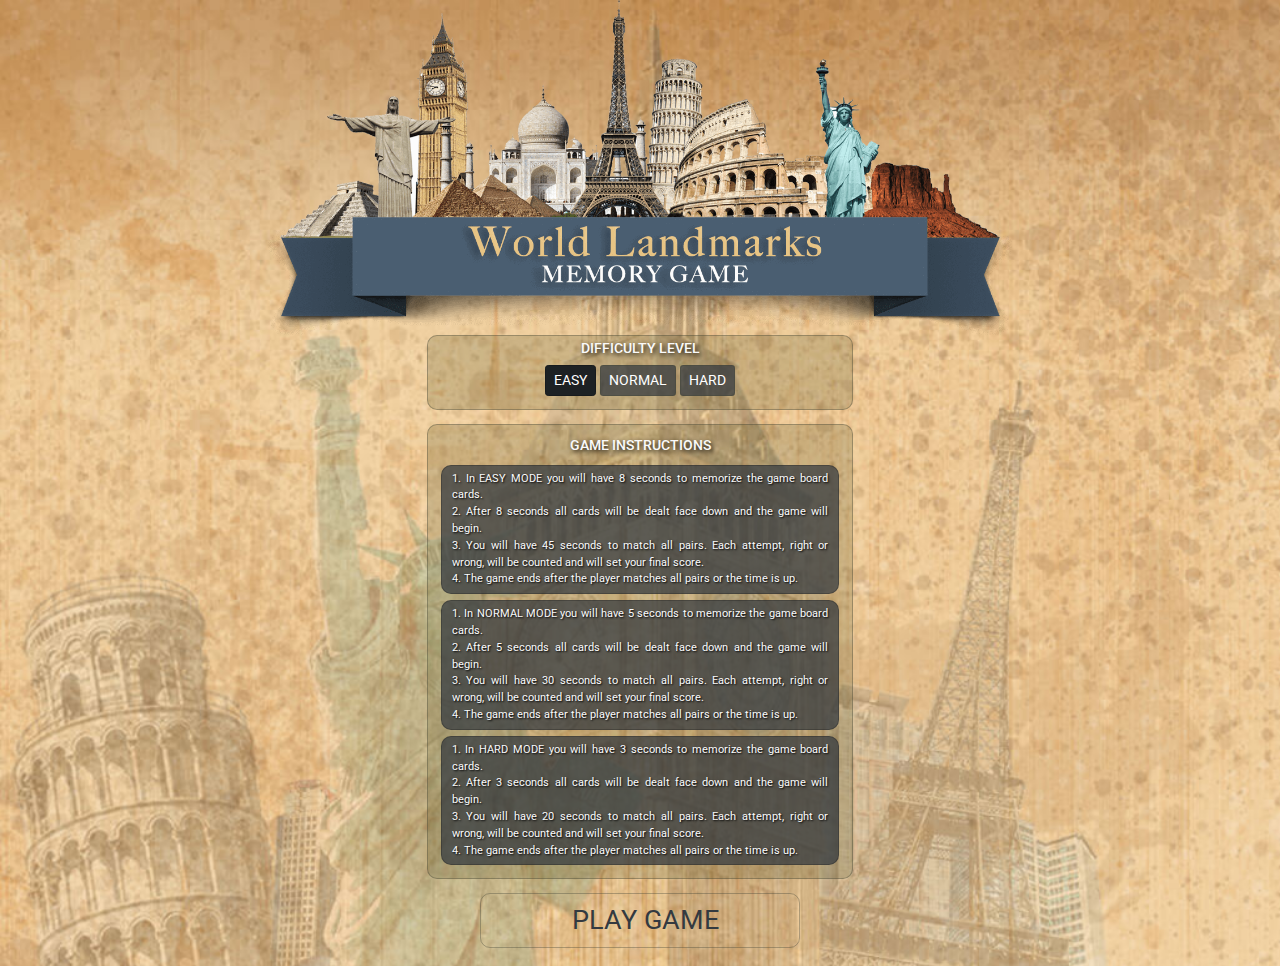
<file: index.html>
<!DOCTYPE html>
<html lang="en">

<head>
    <meta charset="UTF-8">
    <meta name="viewport" content="width=device-width, initial-scale=1.0">
    <meta http-equiv="X-UA-Compatible" content="ie=edge">
    <title>World Landmarks Memory Game</title>
    <!-- favicon -->
    <link rel="icon" type="image/png" sizes="16x16" href="assets/images/favicon-16x16.png">
    <link rel="icon" type="image/png" sizes="32x32" href="assets/images/favicon-32x32.png">
    <!-- Styles -->
    <link href="https://stackpath.bootstrapcdn.com/bootstrap/4.3.1/css/bootstrap.min.css" rel="stylesheet"
        integrity="sha384-ggOyR0iXCbMQv3Xipma34MD+dH/1fQ784/j6cY/iJTQUOhcWr7x9JvoRxT2MZw1T" crossorigin="anonymous">
    <!-- Font Awesome -->
    <link rel="stylesheet" href="https://cdnjs.cloudflare.com/ajax/libs/font-awesome/5.11.2/css/all.css"
        integrity="sha256-46qynGAkLSFpVbEBog43gvNhfrOj+BmwXdxFgVK/Kvc=" crossorigin="anonymous" />
    <!-- My own style sheet -->
    <link rel="stylesheet" href="assets/css/style.css" type="text/css" />
    <!-- Scripts -->
    <script src="https://code.jquery.com/jquery-3.4.1.min.js" integrity="sha256-CSXorXvZcTkaix6Yvo6HppcZGetbYMGWSFlBw8HfCJo=" crossorigin="anonymous" data-name="brazil">
    </script>
</head>

<body>
    <!-- Game Banner -->
    <header class="col-11 col-md-8 mx-auto index-header">
        <div class="row banner-game-box">
            <img class="banner-img" src="assets/images/banner-game.png" alt="World Landmarks Memory Game">
        </div>
    </header>

    <!-- Level Selection -->
    <div class="col-10 col-md-7 col-xl-4 mx-auto level-selection-box">
        <div class="row difficulty-level-text">DIFFICULTY LEVEL</div>
        <div class="row difficulty-level-button">
            <div class="btn-group-sm btn-group-justified">
                <button type="button" class="btn btn-dark mode active" data-mode="easy">EASY</button>
                <button type="button" class="btn btn-dark mode" data-mode="normal">NORMAL</button>
                <button type="button" class="btn btn-dark mode" data-mode="hard">HARD</button>
            </div>
        </div>
    </div>

    <!-- Game Instructions -->
    <div class="col-10 col-md-7 col-xl-4 mx-auto game-instructions-box">
        <div id="game-instructions-title" class="row game-instructions-title">GAME INSTRUCTIONS</div>
        <div class="row game-instructions-text easy">1. In EASY MODE you will have 8 seconds to
            memorize the game board cards.<br>
            2. After 8 seconds all cards will be dealt face down and the game will begin.<br>
            3. You will have 45 seconds to match all pairs. Each attempt, right or wrong, will be counted and will set
            your final score.<br>
            4. The game ends after the player matches all pairs or the time is up.</div>
        <div class="row game-instructions-text normal">1. In NORMAL MODE you will have 5 seconds to
            memorize the game board cards.<br>
            2. After 5 seconds all cards will be dealt face down and the game will begin.<br>
            3. You will have 30 seconds to match all pairs. Each attempt, right or wrong, will be counted and will set
            your final score.<br>
            4. The game ends after the player matches all pairs or the time is up.</div>
        <div class="row game-instructions-text hard">1. In HARD MODE you will have 3 seconds to
            memorize the game board cards.<br>
            2. After 3 seconds all cards will be dealt face down and the game will begin.<br>
            3. You will have 20 seconds to match all pairs. Each attempt, right or wrong, will be counted and will set
            your final score.<br>
            4. The game ends after the player matches all pairs or the time is up.</div>
    </div>
    <!-- Play Game Button -->
    <a href="game.html" role="button" id="play-game-button"
        class="col-10 col-md-6 col-lg-4 col-xl-3 mx-auto btn btn-outline-dark start-game-box">
        <div class="row play-button">
            <i class="far fa-play-circle" aria-hidden="true"></i>
        </div>
        <div class="row start-game-text">PLAY GAME</div>
    </a>
    <!-- Scripts-->
    <script src="assets/js/game.js"></script>
</body>

</html>
</file>
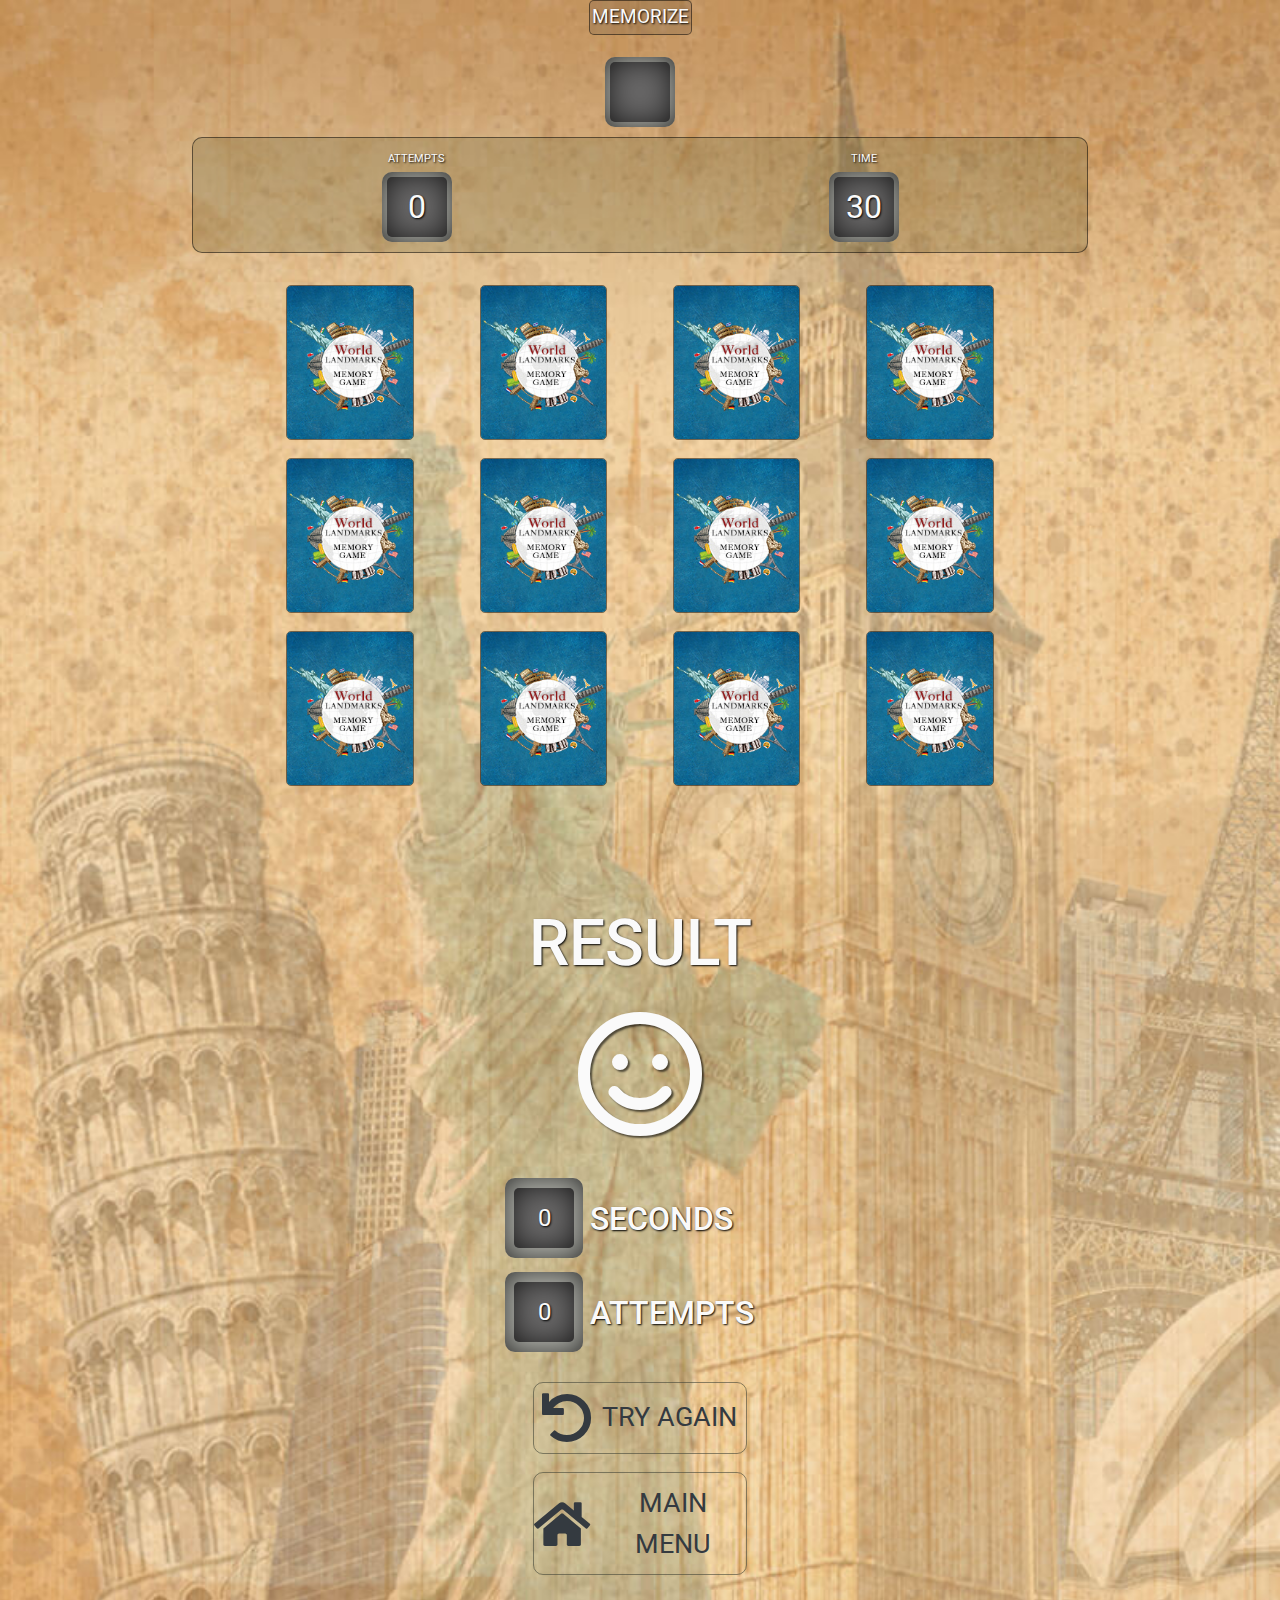
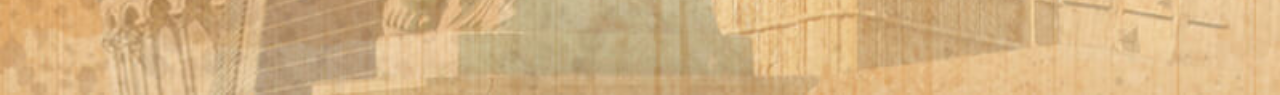
<file: game.html>
<!DOCTYPE html>
<html lang="en">

<head>
    <meta charset="UTF-8">
    <meta name="viewport" content="width=device-width, initial-scale=1.0">
    <meta http-equiv="X-UA-Compatible" content="ie=edge">
    <title>World Landmarks Memory Game</title>
    <!-- Styles -->
    <link rel="stylesheet" href="https://stackpath.bootstrapcdn.com/bootstrap/4.3.1/css/bootstrap.min.css"
        data-name="brazil" type="text/css" data-name="brazil" />
    <!-- Font Awesome -->
    <link rel="stylesheet" href="https://cdnjs.cloudflare.com/ajax/libs/font-awesome/5.10.2/css/all.min.css"
        data-name="brazil">
    <!-- My own style sheet -->
    <link rel="stylesheet" href="assets/css/style.css" data-name="brazil" type="text/css" data-name="brazil" />
    <!-- Scripts -->
    <script src="https://code.jquery.com/jquery-3.4.1.min.js" data-name="brazil"
        integrity="sha256-CSXorXvZcTkaix6Yvo6HppcZGetbYMGWSFlBw8HfCJo=" crossorigin="anonymous" data-name="brazil">
    </script>
</head>

<body>
    <header id="game-header">
        <!-- MEMORIZE PAGE TOP -->
        <div id="memorize" class="memorize">
            <div class="memorize-text">MEMORIZE</div>
        </div>

        <div id="top-memorize-box" class="top-memorize-box">
            <div class="counter-box">
                <div id="memorize-countdown" class="time-countdown"></div>
            </div>
        </div>

        <!-- GAME PAGE TOP-->
        <div id="top-game-box" class="top-game-box">
            <div class="top-game-title">
                <div class="attempts-title">ATTEMPTS</div>
                <div class="countdown-title">TIME</div>
            </div>
            <div class="top-game-counters">
                <div class="attempts-box">
                    <div id="attempts-counter" class="attempts-counter">0</div>
                </div>
                <div class="counter-box">
                    <div id="game-countdown" class="time-countdown">30</div>
                </div>
            </div>
        </div>
    </header>
    <!-- GAME BOARD -->
    <div id="game-board">
        <div class="row col-md-10 col-xl-8 mx-auto game-board">
            <div class="col-4 col-md-3 col-xl-2 cards" data-name="germany">
                <img class="card-face-up" src="assets/images/germany.jpg" alt="Germany">
                <img class="card-face-down" src="assets/images/face-down.jpg" alt="face-down">
            </div>
            <div class="col-4 col-md-3 col-xl-2 cards" data-name="germany">
                <img class="card-face-up" src="assets/images/germany.jpg" alt="Germany">
                <img class="card-face-down" src="assets/images/face-down.jpg" alt="face-down">
            </div>
            <div class="col-4 col-md-3 col-xl-2 cards" data-name="uk">
                <img class="card-face-up" src="assets/images/uk.jpg" alt="United Kingdom">
                <img class="card-face-down" src="assets/images/face-down.jpg" alt="face-down">
            </div>
            <div class="col-4 col-md-3 col-xl-2 cards" data-name="uk">
                <img class="card-face-up" src="assets/images/uk.jpg" alt="United Kingdom">
                <img class="card-face-down" src="assets/images/face-down.jpg" alt="face-down">
            </div>
            <div class="col-4 col-md-3 col-xl-2 cards" data-name="italy">
                <img class="card-face-up" src="assets/images/italy.jpg" alt="Italy">
                <img class="card-face-down" src="assets/images/face-down.jpg" alt="face-down">
            </div>
            <div class="col-4 col-md-3 col-xl-2 cards" data-name="italy">
                <img class="card-face-up" src="assets/images/italy.jpg" alt="Italy">
                <img class="card-face-down" src="assets/images/face-down.jpg" alt="face-down">
            </div>
            <div class="col-4 col-md-3 col-xl-2 cards" data-name="usa">
                <img class="card-face-up" src="assets/images/usa.jpg" alt="Usa">
                <img class="card-face-down" src="assets/images/face-down.jpg" alt="face-down">
            </div>
            <div class="col-4 col-md-3 col-xl-2 cards" data-name="usa">
                <img class="card-face-up" src="assets/images/usa.jpg" alt="Usa">
                <img class="card-face-down" src="assets/images/face-down.jpg" alt="face-down">
            </div>
            <div class="col-4 col-md-3 col-xl-2 cards" data-name="france">
                <img class="card-face-up" src="assets/images/france.jpg" alt="France">
                <img class="card-face-down" src="assets/images/face-down.jpg" alt="face-down">
            </div>
            <div class="col-4 col-md-3 col-xl-2 cards" data-name="france">
                <img class="card-face-up" src="assets/images/france.jpg" alt="France">
                <img class="card-face-down" src="assets/images/face-down.jpg" alt="face-down">
            </div>
            <div class="col-4 col-md-3 col-xl-2 cards" data-name="brazil">
                <img class="card-face-up" src="assets/images/brazil.jpg" alt="Brazil">
                <img class="card-face-down" src="assets/images/face-down.jpg" alt="face-down">
            </div>
            <div class="col-4 col-md-3 col-xl-2 cards" data-name="brazil">
                <img class="card-face-up" src="assets/images/brazil.jpg" alt="Brazil">
                <img class="card-face-down" src="assets/images/face-down.jpg" alt="face-down">
            </div>
        </div>
    </div>
    <!-- RESULT PAGE-->
    <section id="result-page-wrap">
        <div id="result-title" class="result-title">RESULT</div>
        <div class="result-emoticon">
            <i id="result-emoticon" class="far fa-smile" aria-hidden="true"></i>
        </div>
        <div id="result-message" class="result-message"></div>
        <!-- GAME WIN -->
        <div id="game-win-box" class="game-win-box">
            <div class="game-win-box-time">
                <div class="result-numbers-wrap">
                    <div class="result-numbers-box">
                        <div id="result-time-box" class="result-time-box">0</div>
                    </div>
                </div>
                <div class="result-time-text-wrap">
                    <div class="result-time-text">SECONDS</div>
                </div>
            </div>
            <div class="game-win-box-attempts">
                <div class="result-numbers-wrap">
                    <div class="result-numbers-box">
                        <div id="result-attempts" class="result-attempts">0</div>
                    </div>
                </div>
                <div class="result-time-text-wrap">
                    <div class="result-attempts-text">ATTEMPTS</div>
                </div>
            </div>
        </div>
        <!-- TRY AGAIN AND BACK MENU -->
        <a href="game.html" role="button"
            class="col-10 col-md-6 col-lg-4 col-xl-2 mx-auto btn btn-outline-dark try-again-box">
            <div class="row try-again-button">
                <i class="fas fa-undo" aria-hidden="true"></i>
            </div>
            <div class="row try-again-text">TRY AGAIN</div>
        </a>
        <a href="index.html" role="button"
            class="col-10 col-md-6 col-lg-4 col-xl-2 mx-auto btn btn-outline-dark results-main-menu">
            <div class="row main-menu-button">
                <i class="fas fa-home" aria-hidden="true"></i>
            </div>
            <div class="row main-menu-text">MAIN MENU</div>
        </a>
    </section>

    <!-- Scripts-->
    <script src="assets/js/game.js"></script>
</body>

</html>
</file>
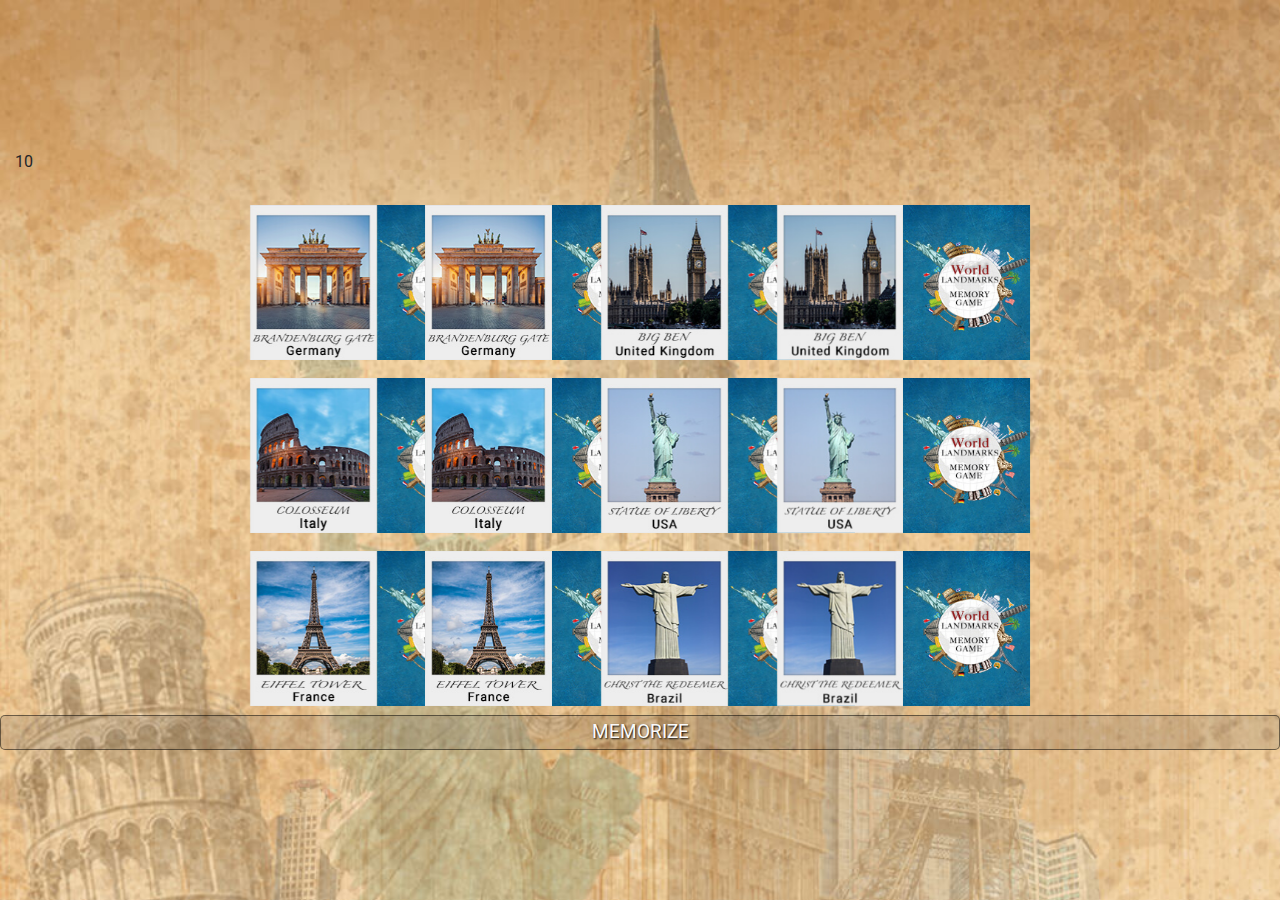
<file: memorize.html>
<!DOCTYPE html>
<html lang="en">

<head>
    <meta charset="UTF-8">
    <meta name="viewport" content="width=device-width, initial-scale=1.0">
    <meta http-equiv="X-UA-Compatible" content="ie=edge">
    <title>World Landmarks Memory Game</title>
    <!-- Styles -->
    <link rel="stylesheet" href="https://stackpath.bootstrapcdn.com/bootstrap/4.3.1/css/bootstrap.min.css"
        type="text/css" />
    <!-- Font Awesome -->
    <link rel="stylesheet" href="https://cdnjs.cloudflare.com/ajax/libs/font-awesome/5.10.2/css/all.min.css">
    <!-- My own style sheet -->
    <link rel="stylesheet" href="assets/css/style.css" type="text/css" />
</head>

<body>
    <div class="content-wrap">
        <header id="memorize-counter">
            <div class="container-fluid memorize-counter-box">
                <div class="memorize-counter-content">10</div>
            </div>
        </header>
        <section id="game-board">
            <div class="row game-board col-lg-8 col-xl-7 mx-auto">
                <div class="col-3 col-xl-2 cards">
                    <img class="front-face" src="assets/images/germany.jpg" alt="Germany">
                    <img class="back-face" src="assets/images/face-down.jpg" alt="face-down">
                </div>
                <div class="col-3 col-xl-2 cards">
                    <img class="front-face" src="assets/images/germany.jpg" alt="Germany">
                    <img class="back-face" src="assets/images/face-down.jpg" alt="face-down">
                </div>
                <div class="col-3 col-xl-2 cards">
                    <img class="front-face" src="assets/images/uk.jpg" alt="United Kingdom">
                    <img class="back-face" src="assets/images/face-down.jpg" alt="face-down">
                </div>
                <div class="col-3 col-xl-2 cards">
                    <img class="front-face" src="assets/images/uk.jpg" alt="United Kingdom">
                    <img class="back-face" src="assets/images/face-down.jpg" alt="face-down">
                </div>
                <div class="col-3 col-xl-2 cards">
                    <img class="front-face" src="assets/images/italy.jpg" alt="Italy">
                    <img class="back-face" src="assets/images/face-down.jpg" alt="face-down">
                </div>
                <div class="col-3 col-xl-2 cards">
                    <img class="front-face" src="assets/images/italy.jpg" alt="Italy">
                    <img class="back-face" src="assets/images/face-down.jpg" alt="face-down">
                </div>
                <div class="col-3 col-xl-2 cards">
                    <img class="front-face" src="assets/images/usa.jpg" alt="Usa">
                    <img class="back-face" src="assets/images/face-down.jpg" alt="face-down">
                </div>
                <div class="col-3 col-xl-2 cards">
                    <img class="front-face" src="assets/images/usa.jpg" alt="Usa">
                    <img class="back-face" src="assets/images/face-down.jpg" alt="face-down">
                </div>
                <div class="col-3 col-xl-2 cards">
                    <img class="front-face" src="assets/images/france.jpg" alt="France">
                    <img class="back-face" src="assets/images/face-down.jpg" alt="face-down">
                </div>
                <div class="col-3 col-xl-2 cards">
                    <img class="front-face" src="assets/images/france.jpg" alt="France">
                    <img class="back-face" src="assets/images/face-down.jpg" alt="face-down">
                </div>
                <div class="col-3 col-xl-2 cards">
                    <img class="front-face" src="assets/images/brazil.jpg" alt="Brazil">
                    <img class="back-face" src="assets/images/face-down.jpg" alt="face-down">
                </div>
                <div class="col-3 col-xl-2 cards">
                    <img class="front-face" src="assets/images/brazil.jpg" alt="Brazil">
                    <img class="back-face" src="assets/images/face-down.jpg" alt="face-down">
                </div>
            </div>
        </section>
        <footer class="memorize-footer">
            <div class="memorize-text">MEMORIZE</div>
    </div>
    </footer>
</body>

</html>
</file>
<file: assets/css/style.css>
@import url('https://fonts.googleapis.com/css?family=Roboto:100,200,300,400,500,600,700');

* {
    padding: 0;
    margin: 0;
    -webkit-box-sizing: border-box;
    box-sizing: border-box;
}

body,
html {
    font-family: 'Roboto', sans-serif;
    font-size: 1em;
    font-weight: 400;
    display: -webkit-box;
    display: -ms-flexbox;
    display: flex;
    -webkit-box-orient: vertical;
    -webkit-box-direction: normal;
    -ms-flex-direction: column;
    flex-direction: column;
    -webkit-box-pack: center;
    -ms-flex-pack: center;
    justify-content: center;
    margin: 0;
    padding: 0;
    min-height: 100vh;
    min-width: 100%;
    background-image: url(../images/background.jpg);
    background-size: cover;
    background-repeat: no-repeat;
}



/* -----------INDEX------------- */

.index-header {
    display: -webkit-box;
    display: -ms-flexbox;
    display: flex;
    -webkit-box-orient: horizontal;
    -webkit-box-direction: normal;
    -ms-flex-direction: row;
    flex-direction: row;
    -webkit-box-align: center;
    -ms-flex-align: center;
    align-items: center;
    -webkit-box-pack: center;
    -ms-flex-pack: center;
    justify-content: center;
    -webkit-box-flex: 0;
    -ms-flex: 0 1 auto;
    flex: 0 1 auto;
    margin: 0;
}

/* -----------BANNER GAME------------- */

.banner-game-box {
    max-width: 750px;
    padding: 0;
}

.banner-img {
    width: 100%;
    height: 100%;
    margin: 0 auto;
}

/* -----------DIFFICULTY LEVEL SELECTION------------- */

.level-selection-box {
    display: -webkit-box;
    display: -ms-flexbox;
    display: flex;
    -webkit-box-orient: vertical;
    -webkit-box-direction: normal;
    -ms-flex-direction: column;
    flex-direction: column;
    -webkit-box-align: center;
    -ms-flex-align: center;
    align-items: center;
    -webkit-box-pack: center;
    -ms-flex-pack: center;
    justify-content: center;
    -webkit-box-flex: 0;
    -ms-flex: 0 1 auto;
    flex: 0 1 auto;
    background-color: rgba(96, 93, 49, 0.248);
    border: 1px solid #4244375d;
    border-radius: 10px;
}

.difficulty-level-text {
    -webkit-box-pack: center;
    -ms-flex-pack: center;
    justify-content: center;
    color: #fafafa;
    text-shadow: 2px 2px 5px #000;
    margin: 2px 0 5px 0;
    font-weight: 500;
    font-size: 0.9rem;
}

.difficulty-level-button {
    -webkit-box-pack: center;
    -ms-flex-pack: center;
    justify-content: center;
    -ms-flex-line-pack: center;
    align-content: center;
    margin-bottom: 1.5vh;
}

/* -----------GAME INSTRUCTIONS------------- */

.game-instructions-box {
    display: -webkit-box;
    display: -ms-flexbox;
    display: flex;
    -webkit-box-orient: vertical;
    -webkit-box-direction: normal;
    -ms-flex-direction: column;
    flex-direction: column;
    -webkit-box-align: center;
    -ms-flex-align: center;
    align-items: center;
    -webkit-box-pack: center;
    -ms-flex-pack: center;
    justify-content: center;
    -webkit-box-flex: 0;
    -ms-flex: 0 1 auto;
    flex: 0 1 auto;
    margin: 1.5vh;
    padding: 10px;
    border: 1px solid #4244375d;
    background-color: rgba(96, 93, 49, 0.248);
    border-radius: 10px;
}

.game-instructions-title {
    -webkit-box-pack: center;
    -ms-flex-pack: center;
    justify-content: center;
    color: #fafafa;
    text-shadow: 2px 2px 5px #000;
    margin: 0 0 5px 0;
    font-weight: 500;
    font-size: 0.9rem;
}

/* Bootstrap 4 BTN-DARK color with reduced opacity*/
.btn-dark {
    background-color: #343a40bd;
}

.game-instructions-text {
    display: -webkit-box;
    display: -ms-flexbox;
    display: flex;
    background-color: #343a40bd;
    font-size: 0.7rem;
    text-align: justify;
    color: #fafafa;
    text-shadow: 1px 1px 2px #000;
    border-radius: 10px;
    border: 1px solid rgba(0, 0, 0, 0.2);
    margin: 3px 3px;
    padding: 5px 10px 5px 10px;
}


/* -----------START GAME BUTTON------------- */

.start-game-box {
    display: -webkit-box;
    display: -ms-flexbox;
    display: flex;
    -webkit-box-orient: horizontal;
    -webkit-box-direction: normal;
    -ms-flex-direction: row;
    flex-direction: row;
    -webkit-box-align: center;
    -ms-flex-align: center;
    align-items: center;
    -webkit-box-pack: center;
    -ms-flex-pack: center;
    justify-content: center;
    -webkit-box-flex: 0;
    -ms-flex: 0 1 auto;
    flex: 0 1 auto;
    margin: 0 auto;
    margin-bottom: 2vh;
    border-radius: 10px;
}

.btn {
    border: 1px solid #4244375d;
}

/* Bootstrap 4 BTN-DARK color with reduced opacity*/
.btn-outline-dark:hover {
    background-color: #343a40bd;
}

.play-button {
    margin: 0 10px 0 0;
    font-size: 50px;
}

.start-game-text {
    -ms-flex-line-pack: center;
    align-content: center;
    -webkit-box-pack: left;
    -ms-flex-pack: left;
    justify-content: left;
    margin: 0;
    font-size: 1.7rem;
    font-weight: 400;
}

/* -----------MEMORIZE TOP------------- */

.memorize {
    display: -webkit-box;
    display: -ms-flexbox;
    display: flex;
    -webkit-box-pack: center;
    -ms-flex-pack: center;
    justify-content: center;
    -webkit-box-align: center;
    -ms-flex-align: center;
    align-items: center;
    margin: auto 0;
}

.memorize-text {
    background-color: #343a4025;
    font-size: 1.2rem;
    display: -webkit-box;
    display: -ms-flexbox;
    display: flex;
    -webkit-box-pack: center;
    -ms-flex-pack: center;
    justify-content: center;
    -ms-flex-line-pack: center;
    align-content: center;
    color: #fafafa;
    text-shadow: 1px 1px 2px #000;
    border-radius: 5px;
    border: 1px solid rgba(0, 0, 0, 0.5);
    padding: 2px;
}

.top-memorize-box {
    margin-top: 1vh;
}

/* -----------GAME PAGE------------- */

/* -----------GAME TOP BOX------------- */

#game-header {
    display: -webkit-box;
    display: -ms-flexbox;
    display: flex;
    -webkit-box-orient: vertical;
    -webkit-box-direction: normal;
    -ms-flex-direction: column;
    flex-direction: column;
    -webkit-box-pack: center;
    -ms-flex-pack: center;
    justify-content: center;
    -webkit-box-align: center;
    -ms-flex-align: center;
    align-items: center;
    width: 100vw;
    margin: auto 0 0 0;
}

.top-game-box {
    display: -webkit-box;
    display: -ms-flexbox;
    display: flex;
    -webkit-box-orient: vertical;
    -webkit-box-direction: normal;
    -ms-flex-direction: column;
    flex-direction: column;
    -webkit-box-align: center;
    -ms-flex-align: center;
    align-items: center;
    -webkit-box-pack: center;
    -ms-flex-pack: center;
    justify-content: center;
    -webkit-box-flex: 0;
    width: 80%;
    height: auto;
    background-color: rgba(96, 93, 49, 0.248);
    border: 1px solid rgba(0, 0, 0, 0.5);
    border-radius: 10px;
    margin: auto;
    padding-top: 1.5vh;
}

.game-counter-box {
    display: -webkit-box;
    display: -ms-flexbox;
    display: flex;
    justify-items: center;
    -webkit-box-align: center;
    -ms-flex-align: center;
    align-items: center;
    width: 80px;
    height: 80px;
    padding: 5px;
    background-color: rgba(96, 93, 49, 0.118);
    border: 2px solid rgba(0, 0, 0, 0.5);
    border-radius: 10px;
    margin: auto;
}

.attempts-title,
.countdown-title {
    display: -webkit-box;
    display: -ms-flexbox;
    display: flex;
    -webkit-box-pack: center;
    -ms-flex-pack: center;
    justify-content: center;
    -webkit-box-align: center;
    -ms-flex-align: center;
    align-items: center;
    font-size: 0.7rem;
    width: 50%;
    margin: 0 auto;
    color: #fafafa;
    text-shadow: 1px 1px 2px #000;
    border-radius: 5px;
}

.attempts-box,
.counter-box {
    display: -webkit-box;
    display: -ms-flexbox;
    display: flex;
    justify-items: center;
    -webkit-box-align: center;
    -ms-flex-align: center;
    align-items: center;
    padding: 2px;
    background-color: rgb(174, 175, 168);
    -webkit-box-shadow: inset 0px 0px 30px -3px rgba(0, 0, 0, 0.84);
    box-shadow: inset 0px 0px 30px -3px rgba(0, 0, 0, 0.84);
    border-radius: 10px;
    margin: 4px auto 10px auto;
}

.game-stop-box {
    display: -webkit-box;
    display: -ms-flexbox;
    display: flex;
    justify-items: center;
    -webkit-box-align: center;
    -ms-flex-align: center;
    align-items: center;
}

.top-game-counters,
.top-game-title {
    display: -webkit-box;
    display: -ms-flexbox;
    display: flex;
    -webkit-box-orient: horizontal;
    -webkit-box-direction: normal;
    -ms-flex-direction: row;
    flex-direction: row;
    -webkit-box-pack: center;
    -ms-flex-pack: center;
    justify-content: center;
    -webkit-box-align: center;
    -ms-flex-align: center;
    align-items: center;
    width: 100%;
}

.attempts-counter,
.time-countdown {
    display: -webkit-box;
    display: -ms-flexbox;
    display: flex;
    width: 40px;
    height: 40px;
    background-color: #686767;
    font-size: 1.5rem;
    -webkit-box-pack: center;
    -ms-flex-pack: center;
    justify-content: center;
    -webkit-box-align: center;
    -ms-flex-align: center;
    align-items: center;
    color: #fafafa;
    text-shadow: 1px 1px 2px #000;
    border-radius: 5px;
    -webkit-box-shadow: inset 0px 0px 30px -3px rgba(0, 0, 0, 0.84);
    box-shadow: inset 0px 0px 30px -3px rgba(0, 0, 0, 0.84);
    margin: 3px 3px;
    padding: 0;
}

.back-main-button {
    display: -webkit-box;
    display: -ms-flexbox;
    display: flex;
    width: 50px;
    height: 50px;
    -webkit-box-pack: center;
    -ms-flex-pack: center;
    justify-content: center;
    -webkit-box-align: center;
    -ms-flex-align: center;
    align-items: center;
    color: #fafafa;
    padding: 0;
}

.game-stop-box {
    width: 50px;
}

.game-back-main {
    font-size: 2rem;
    border: 0;
    margin: 0;
    padding: 0;
}

/* -----------GAME PAGE------------- */

#game-board {
    margin: 2.5vh 0 auto 0;
}

.game-board {
    -ms-flex-line-pack: center;
    align-content: center;
    -webkit-box-pack: center;
    -ms-flex-pack: center;
    justify-content: center;
    padding: 0 4vw 0 4vw;
}


/* This code model from freeCodeCamp.org in this video https://www.youtube.com/watch?v=ZniVgo8U7ek  and adapted to my needs: */
.cards {
    display: -webkit-box;
    display: -ms-flexbox;
    display: flex;
    width: 90px;
    height: 110px;
    -webkit-transform-style: preserve-3d;
    transform-style: preserve-3d;
    -webkit-transform: scale(1);
    -ms-transform: scale(1);
    transform: scale(1);
    -webkit-transition: -webkit-transform .5s;
    transition: -webkit-transform .5s;
    -o-transition: transform .5s;
    transition: transform .5s;
    transition: transform .5s, -webkit-transform .5s;
    -ms-flex-line-pack: center;
    align-content: center;
    -webkit-box-pack: center;
    -ms-flex-pack: center;
    justify-content: center;
    margin: 4px 0;
    padding: 0;
}
/* This code model from freeCodeCamp.org in this video https://www.youtube.com/watch?v=ZniVgo8U7ek  and adapted to my needs: */

.cards:active {
    -webkit-transform: scale(0.97);
    -ms-transform: scale(0.97);
    transform: scale(0.97);
    -webkit-transition: -webkit-transform .5s;
    transition: -webkit-transform .5s;
    -o-transition: transform .5s;
    transition: transform .5s;
    transition: transform .5s, -webkit-transform .5s;
}

/* This code model from freeCodeCamp.org in this video https://www.youtube.com/watch?v=ZniVgo8U7ek  and adapted to my needs: */
.cards.flip {
    -webkit-transform: rotateY(180deg);
    transform: rotateY(180deg);
}

.card-face-up,
.card-face-down {
    width: auto;
    height: 100%;
    padding: 0;
    position: absolute;
    border: 1px solid rgba(0, 0, 0, 0.5);
    border-radius: 5px;
    -webkit-backface-visibility: hidden;
    backface-visibility: hidden;
}

/* This code model from freeCodeCamp.org in this video https://www.youtube.com/watch?v=ZniVgo8U7ek  and adapted to my needs: */

.card-face-up {
    -webkit-transform: rotateY(180deg);
    transform: rotateY(180deg);
}

/* -----------RESULTS PAGE------------- */

#result-page-wrap {
    display: -webkit-box;
    display: -ms-flexbox;
    display: flex;
    -webkit-box-orient: vertical;
    -webkit-box-direction: normal;
    -ms-flex-direction: column;
    flex-direction: column;
    -webkit-box-pack: center;
    -ms-flex-pack: center;
    justify-content: center;
    -webkit-box-align: center;
    -ms-flex-align: center;
    align-items: center;
    margin: auto 0;
    height: 100vh;
}


.result-title {
    display: -webkit-box;
    display: -ms-flexbox;
    display: flex;
    -webkit-box-pack: center;
    -ms-flex-pack: center;
    justify-content: center;
    -webkit-box-align: center;
    -ms-flex-align: center;
    align-items: center;
    margin: 0 0 0 0;
    font-size: 2.5rem;
    font-weight: 500;
    color: #fafafa;
    text-shadow: 1px 1px 2px #000;
}


.result-emoticon {
    display: -webkit-box;
    display: -ms-flexbox;
    display: flex;
    -webkit-box-pack: center;
    -ms-flex-pack: center;
    justify-content: center;
    -webkit-box-align: center;
    -ms-flex-align: center;
    align-items: center;
    color: #fafafa;
    text-shadow: 2px 2px 2px rgba(0, 0, 0, 0.604);
    margin: 2vh 0 0 0;
    font-size: 5rem;
}

.result-message {
    display: -webkit-box;
    display: -ms-flexbox;
    display: flex;
    -webkit-box-pack: center;
    -ms-flex-pack: center;
    justify-content: center;
    -webkit-box-align: center;
    -ms-flex-align: center;
    align-items: center;
    margin: 2vh 0;
    font-weight: 500;
    color: #fafafa;
    text-shadow: 1px 1px 2px #000;
    font-size: 1.5rem;
}

/* -----------GAME WIN PAGE------------- */

.game-win-box {
    display: -webkit-box;
    display: -ms-flexbox;
    display: flex;
    -webkit-box-orient: vertical;
    -webkit-box-direction: normal;
    -ms-flex-direction: column;
    flex-direction: column;
    -webkit-box-align: center;
    -ms-flex-align: center;
    align-items: center;
    -webkit-box-pack: center;
    -ms-flex-pack: center;
    justify-content: center;
    -webkit-box-flex: 0;
    margin-bottom: 20px;
    width: 200px;

}

.result-numbers-wrap {
    display: -webkit-box;
    display: -ms-flexbox;
    display: flex;
    -webkit-box-pack: end;
        -ms-flex-pack: end;
            justify-content: flex-end;
    -webkit-box-align: center;
    -ms-flex-align: center;
    align-items: center;
    width: 80px;
}

.result-time-text-wrap {
    display: -webkit-box;
    display: -ms-flexbox;
    display: flex;
    -webkit-box-pack: start;
        -ms-flex-pack: start;
            justify-content: flex-start;
    -webkit-box-align: center;
    -ms-flex-align: center;
    align-items: center;
    width: 120px;
}

.result-numbers-box {
    display: -webkit-box;
    display: -ms-flexbox;
    display: flex;
    justify-items: center;
    -webkit-box-align: center;
    -ms-flex-align: center;
    align-items: center;
    padding: 2px;
    width: 50px;
    height: 50px;
    background-color: rgb(174, 175, 168);
    -webkit-box-shadow: inset 0px 0px 30px -3px rgba(0, 0, 0, 0.84);
    box-shadow: inset 0px 0px 30px -3px rgba(0, 0, 0, 0.84);
    border-radius: 10px;
    margin: 4px 2px 10px 0;
}

.game-win-box-time,
.game-win-box-attempts {
    display: -webkit-box;
    display: -ms-flexbox;
    display: flex;
    -webkit-box-orient: horizontal;
    -webkit-box-direction: normal;
    -ms-flex-direction: row;
    flex-direction: row;
    -webkit-box-pack: center;
    -ms-flex-pack: center;
    justify-content: center;
    -webkit-box-align: center;
    -ms-flex-align: center;
    align-items: center;
    width: 200px;
}

.result-time-box,
.result-attempts {
    display: -webkit-box;
    display: -ms-flexbox;
    display: flex;
    width: 40px;
    height: 40px;
    background-color: #686767;
    font-size: 1.5rem;
    -webkit-box-pack: center;
    -ms-flex-pack: center;
    justify-content: center;
    -webkit-box-align: center;
    -ms-flex-align: center;
    align-items: center;
    color: #fafafa;
    text-shadow: 1px 1px 2px #000;
    border-radius: 5px;
    -webkit-box-shadow: inset 0px 0px 30px -3px rgba(0, 0, 0, 0.84);
    box-shadow: inset 0px 0px 30px -3px rgba(0, 0, 0, 0.84);
    margin: 0 auto;
    padding: 0;
}

.result-time-text,
.result-attempts-text {
    display: -webkit-box;
    display: -ms-flexbox;
    display: flex;
    -webkit-box-pack: center;
    -ms-flex-pack: center;
    justify-content: center;
    -webkit-box-align: center;
    -ms-flex-align: center;
    align-items: center;
    font-weight: 500;
    color: #fafafa;
    text-shadow: 1px 1px 2px #000;
    font-size: 1rem;
    margin: 0 0 0 5px;
    padding-bottom: 4px;
}

.try-again-box,
.results-main-menu {
    display: -webkit-box;
    display: -ms-flexbox;
    display: flex;
    -webkit-box-orient: horizontal;
    -webkit-box-direction: normal;
    -ms-flex-direction: row;
    flex-direction: row;
    -webkit-box-align: center;
    -ms-flex-align: center;
    align-items: center;
    -webkit-box-pack: center;
    -ms-flex-pack: center;
    justify-content: center;
    -webkit-box-flex: 0;
    -ms-flex: 0 1 auto;
    flex: 0 1 auto;
    margin: 0 auto;
    padding: 10px 0;
    margin-bottom: 2vh;
    border: 1px solid #42443798;
    border-radius: 10px;
}

.try-again-button,
.main-menu-button {
    margin: 0 10px 0 0;
    font-size: 50px;
}

.try-again-text,
.main-menu-text {
    -ms-flex-line-pack: center;
    align-content: center;
    -webkit-box-pack: left;
    -ms-flex-pack: left;
    justify-content: left;
    margin: 0;
    font-size: 1.7rem;
    font-weight: 400;
}

/* -----------------------------------
    MEDIA QUERY
-------------------------------------- */
/* Mobile screen under 359px */
@media (max-width: 359px) {
    .level-selection-box {
        margin: 0.5vh 4vw 2vh 4vw;
    }

    .game-instructions-box {
        margin: 0 4vw 2vh 4vw;
    }

    .game-board {
        padding: 0;
        margin: 0;
    }

    .game-instructions-text {
        font-size: 0.6rem;
    }

    .memorize-counter-box {
        width: 60px;
        height: 60px;
        padding: 5px;
    }

    .memorize-counter-content {
        display: -webkit-box;
        display: -ms-flexbox;
        display: flex;
        width: 40px;
        height: 40px;
        background-color: #343a4025;
        font-size: 1.5rem;
        color: #fafafa;
        text-shadow: 1px 1px 2px #000;
        border-radius: 5px;
        border: 1px solid rgba(0, 0, 0, 0.5);
        margin: 3px 3px;
        padding: 0;
    }


    .cards {
        max-width: 90px;
        height: 90px;
    }

    .memorize-text {
        font-size: 1.2rem;
    }

    .start-game-box {
        padding: 0.2rem;
    }

    .start-game-text {
        font-size: 1.5rem;
    }

    .game-win-box {
        margin-bottom: 10px;

    }
}

/*------------------------------------------*/


@media (min-width: 575px) {
    /* Cards size for displays bigger than 575px*/
    .cards {
        width: 127px;
        height: 155px;
    }

}

@media (min-width: 694px) {
    .game-board {
        padding: 0;
    }

    .top-game-box {
        width: 70%;
    }

    .game-back-main {
        font-size: 2.7rem;
    }

    .top-memorize-box {
        margin-top: 2vh;
    }

    .result-title {
        font-size: 3.5rem;
    }

    .result-emoticon {
        font-size: 7rem;
    }

    .result-message {
        font-size: 2.5rem;
    }

    .result-numbers-box {
        width: 80px;
        height: 80px;
    }

    .result-time-box,
    .result-attempts {
        width: 60px;
        height: 60px;
        font-size: 1.5rem;
    }

    .result-time-text,
    .result-attempts-text {
        font-size: 2rem;

    }

    .attempts-counter,
    .time-countdown {
        width: 60px;
        height: 60px;
        font-size: 2rem;

    }

    .game-win-box-time,
    .game-win-box-attempts {
        padding-right: 70px;
    }
}

@media (min-width: 1200px) {
    /* Cards size for displays bigger than 1200px*/
    .cards {
        margin: 1vh 2vw;
    }

    .game-win-box-time,
    .game-win-box-attempts {
        width: 400px;
    }

    .result-title {
        font-size: 4rem;
    }

    .result-emoticon {
        font-size: 8rem;
    }

    .result-message {
        font-size: 3rem;
    }
}

@media (min-width: 1328px) {
    .memorize-text {
        font-size: 1.5rem;
    }

    .top-game-box {
        width: 60%;
    }

}

@media (min-width: 1550px) {
    
    /* Cards size for displays bigger than 1550px*/
    .cards {
        width: 172px;
        height: 210px;
        padding: 0;
        margin: 1vh 2vw;
    }

    .memorize-text {
        font-size: 1.4rem;
    }

    .result-title {
        font-size: 4.5rem;
    }

    .result-emoticon {
        font-size: 9rem;
    }

    .result-message {
        font-size: 3.5rem;
    }
}
</file>
